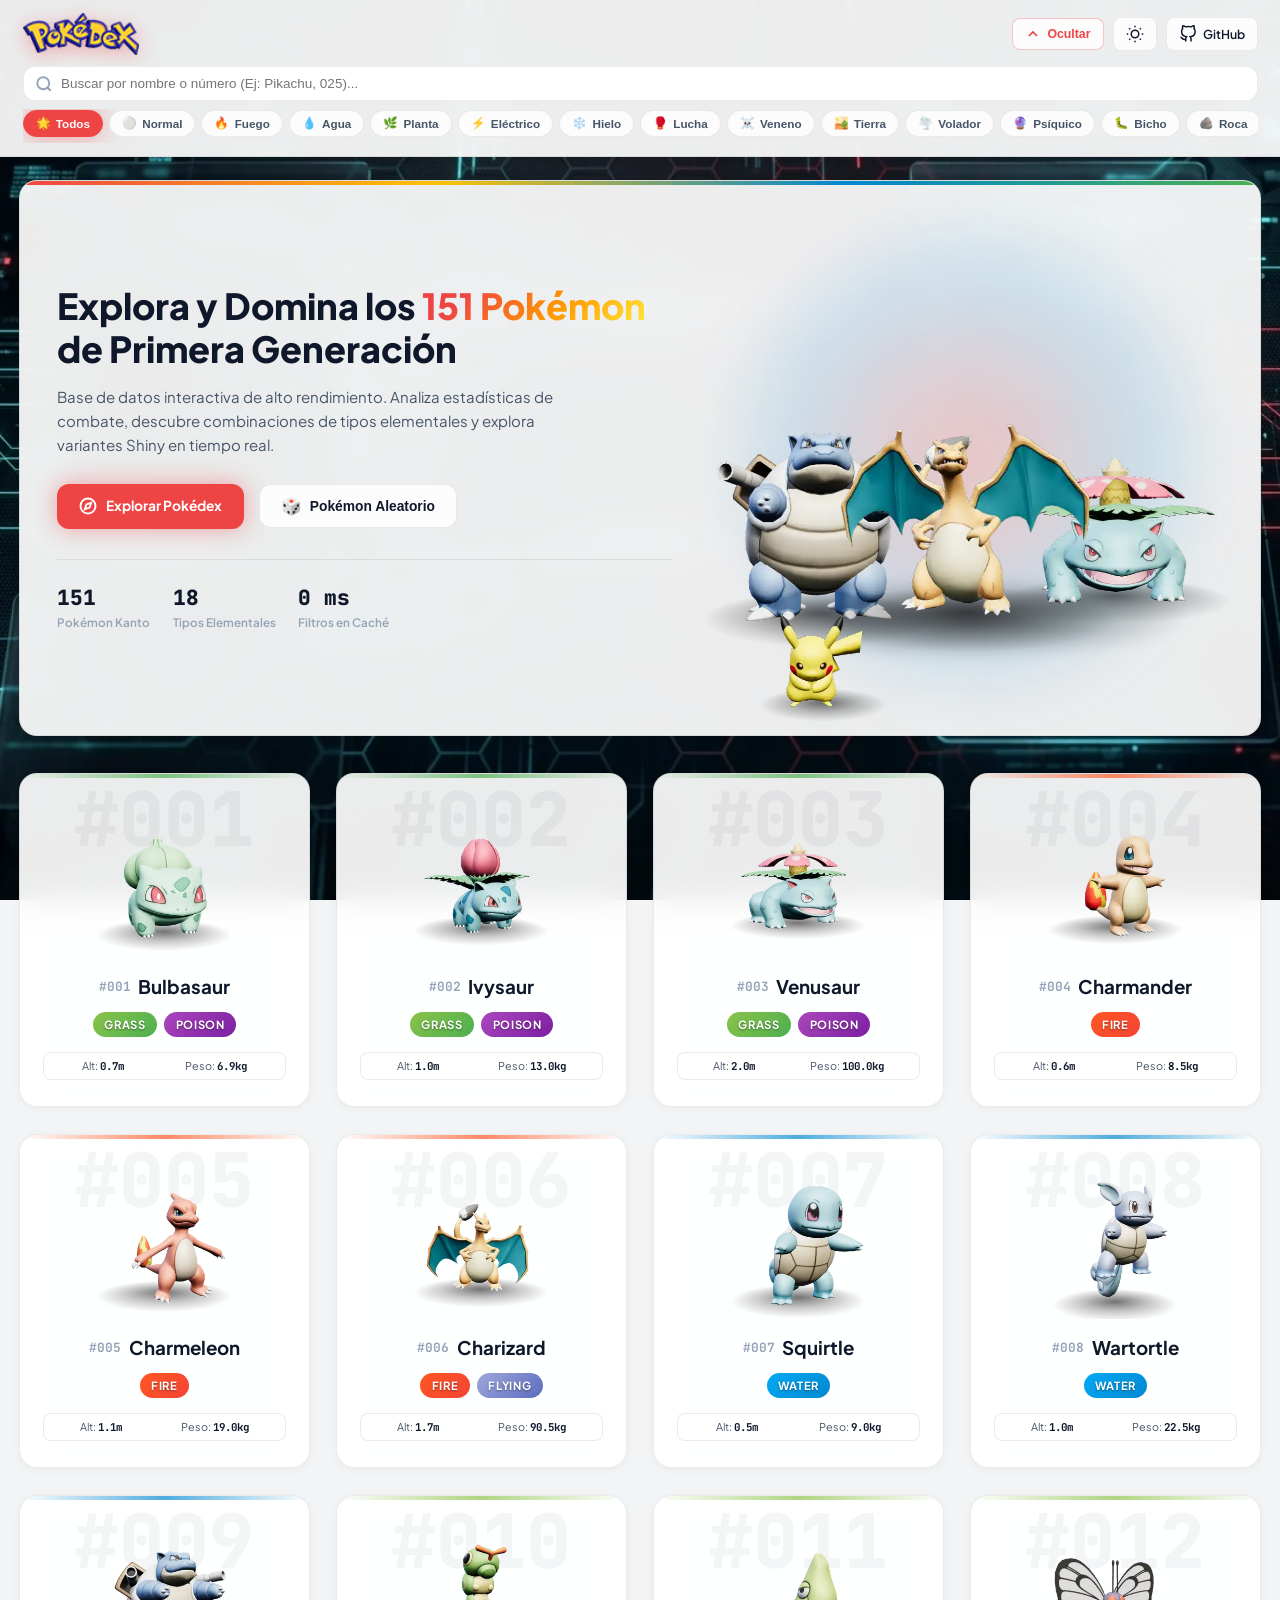
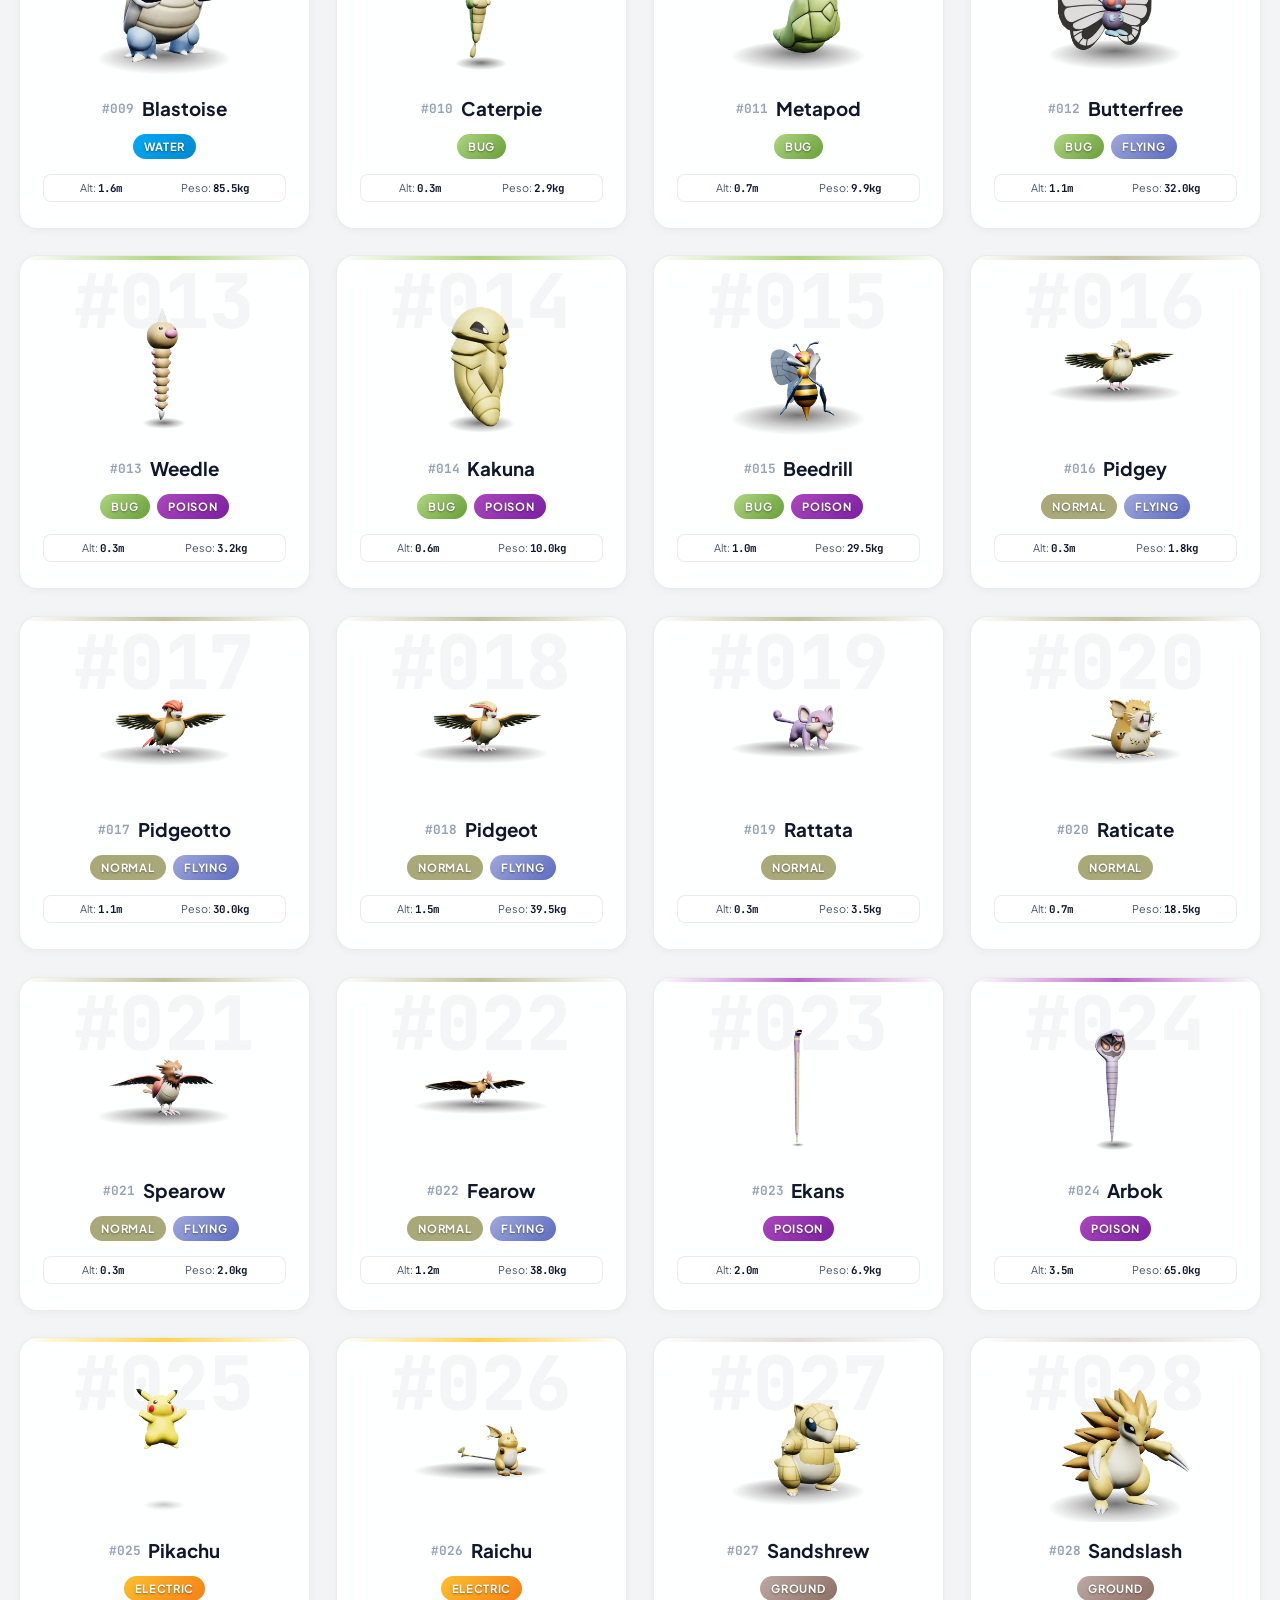
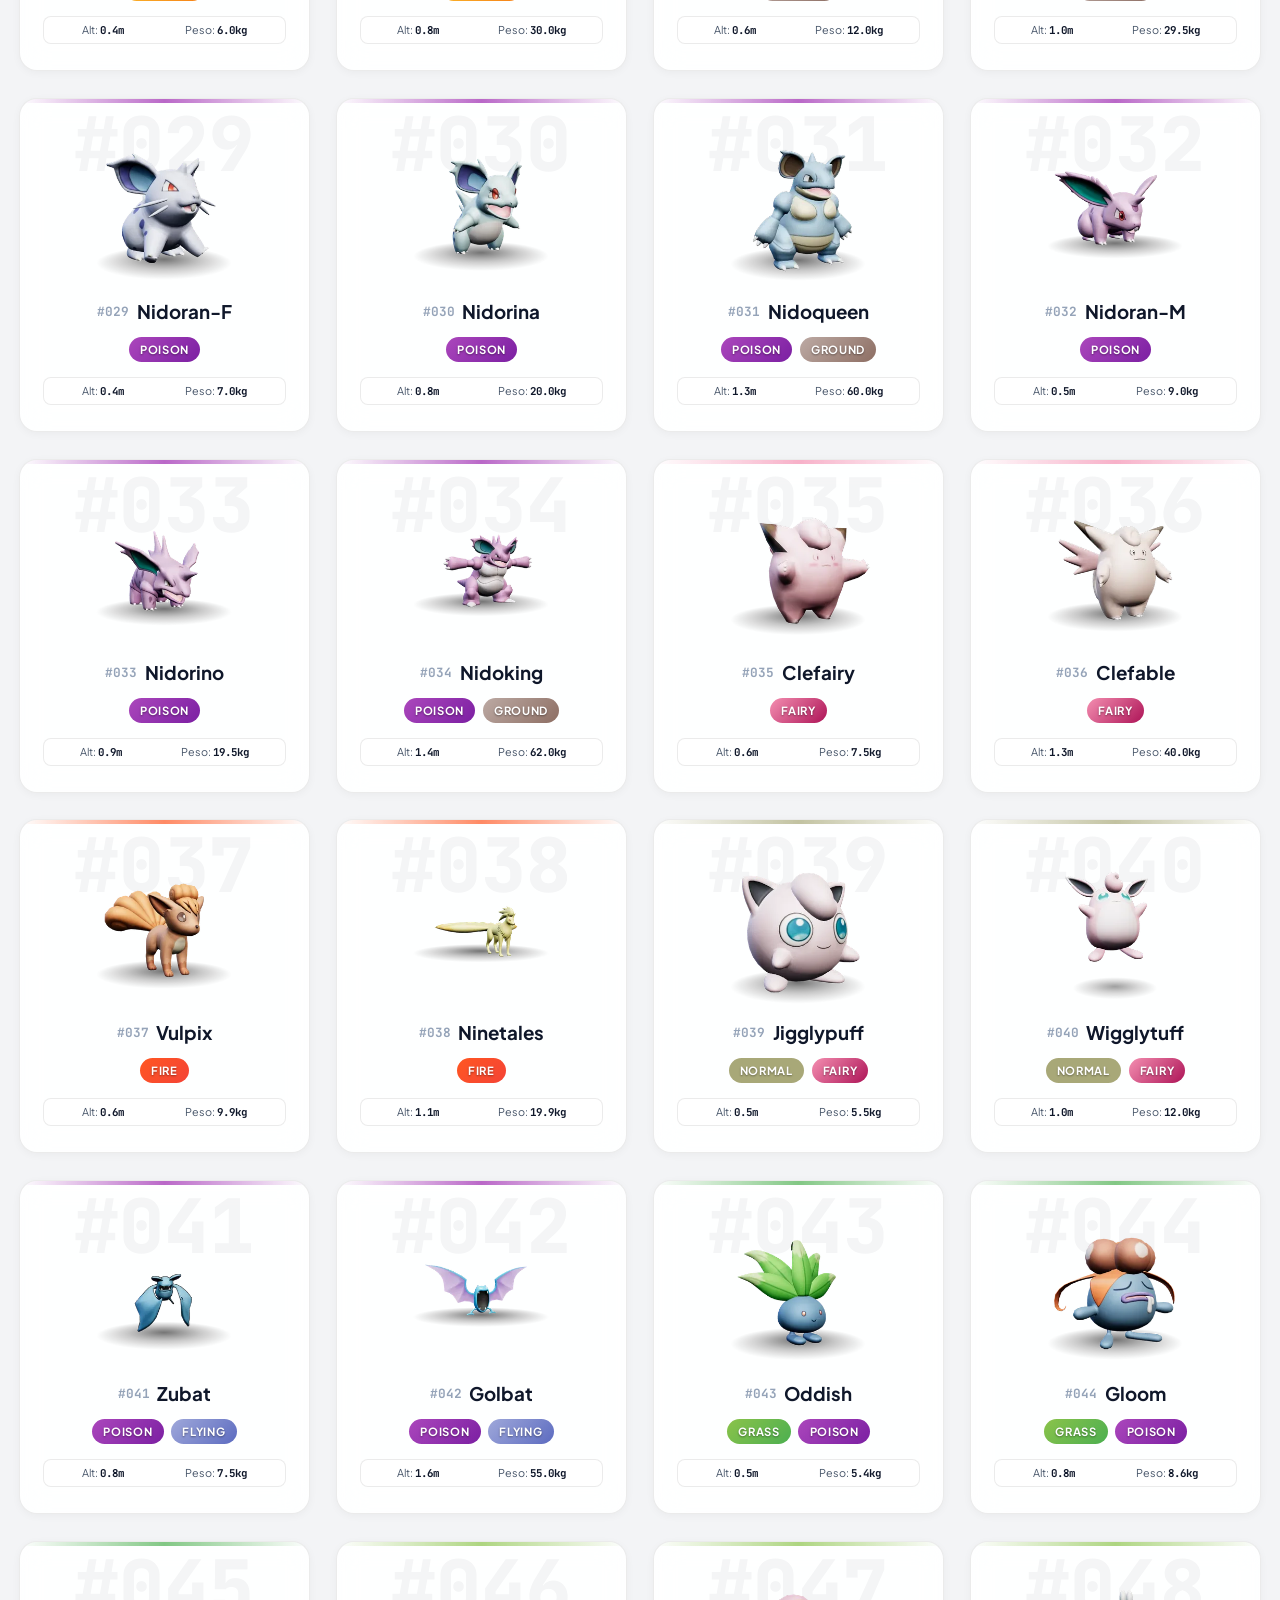
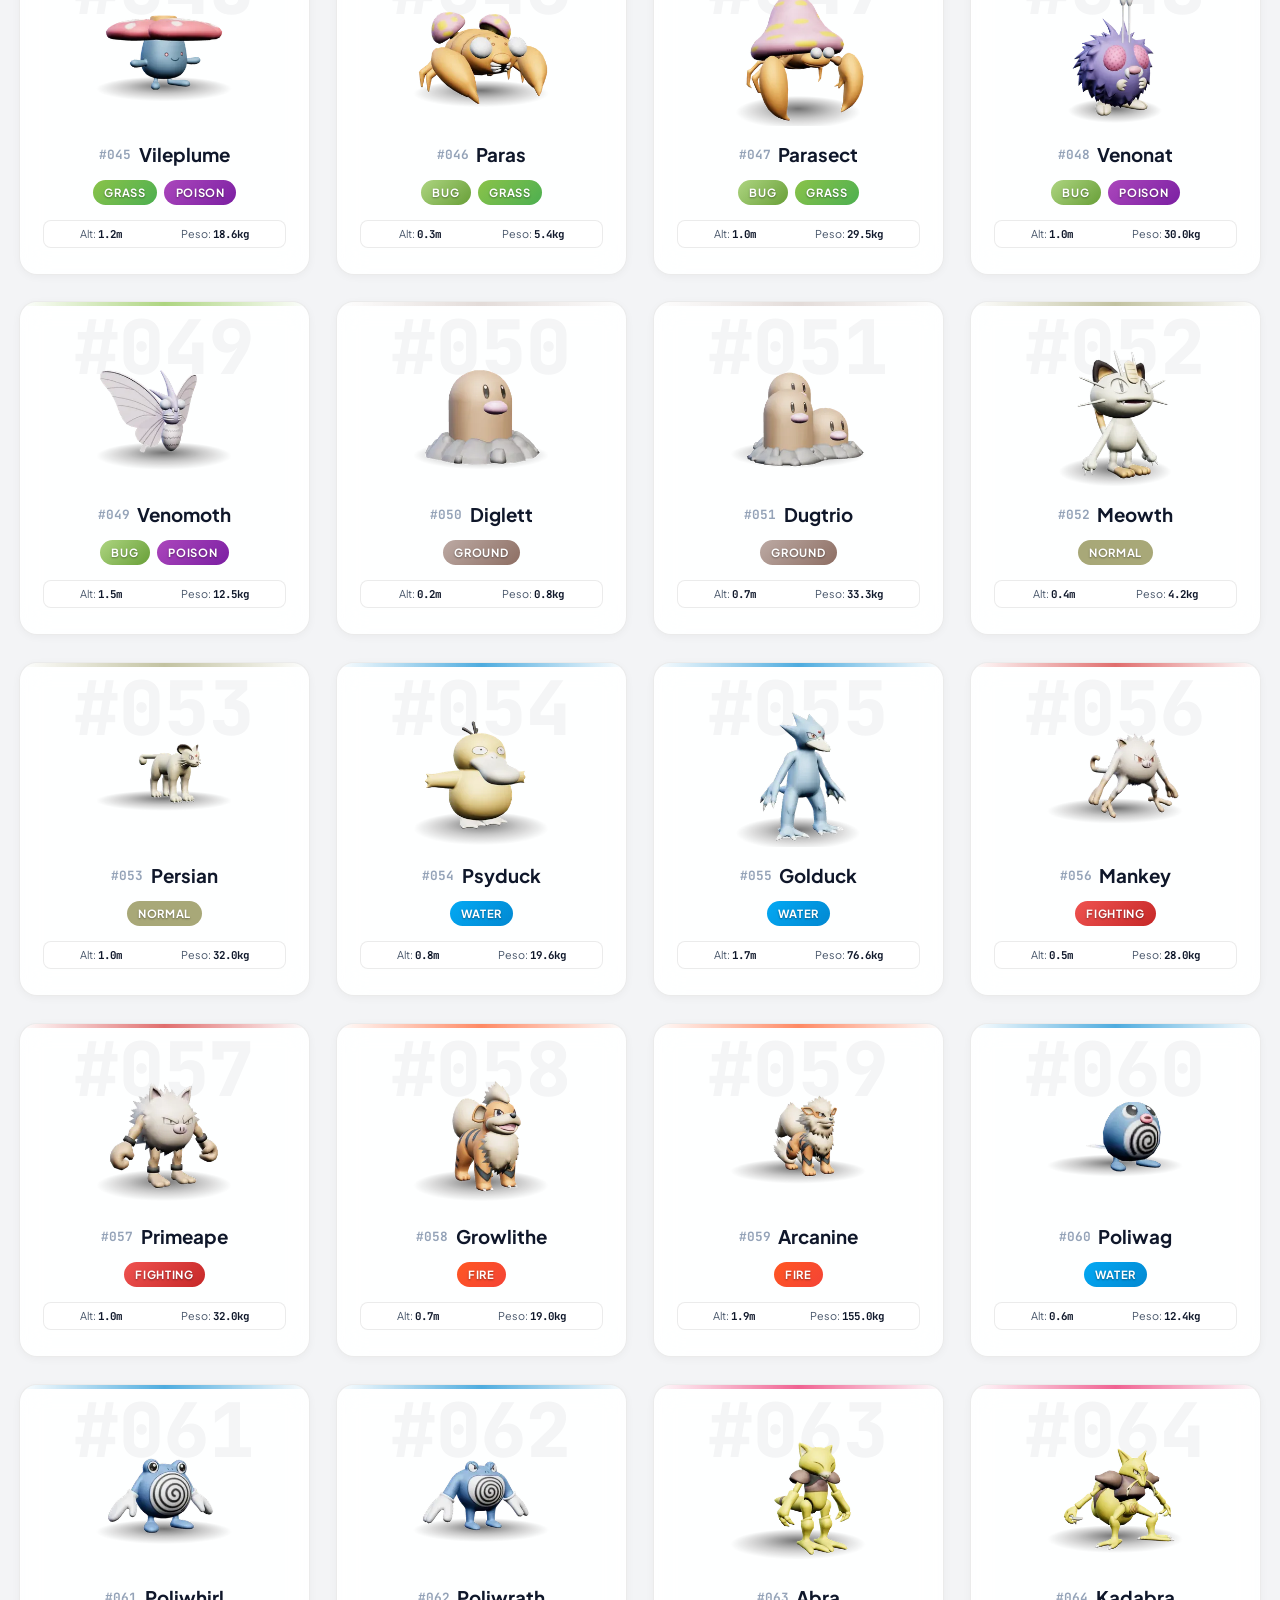
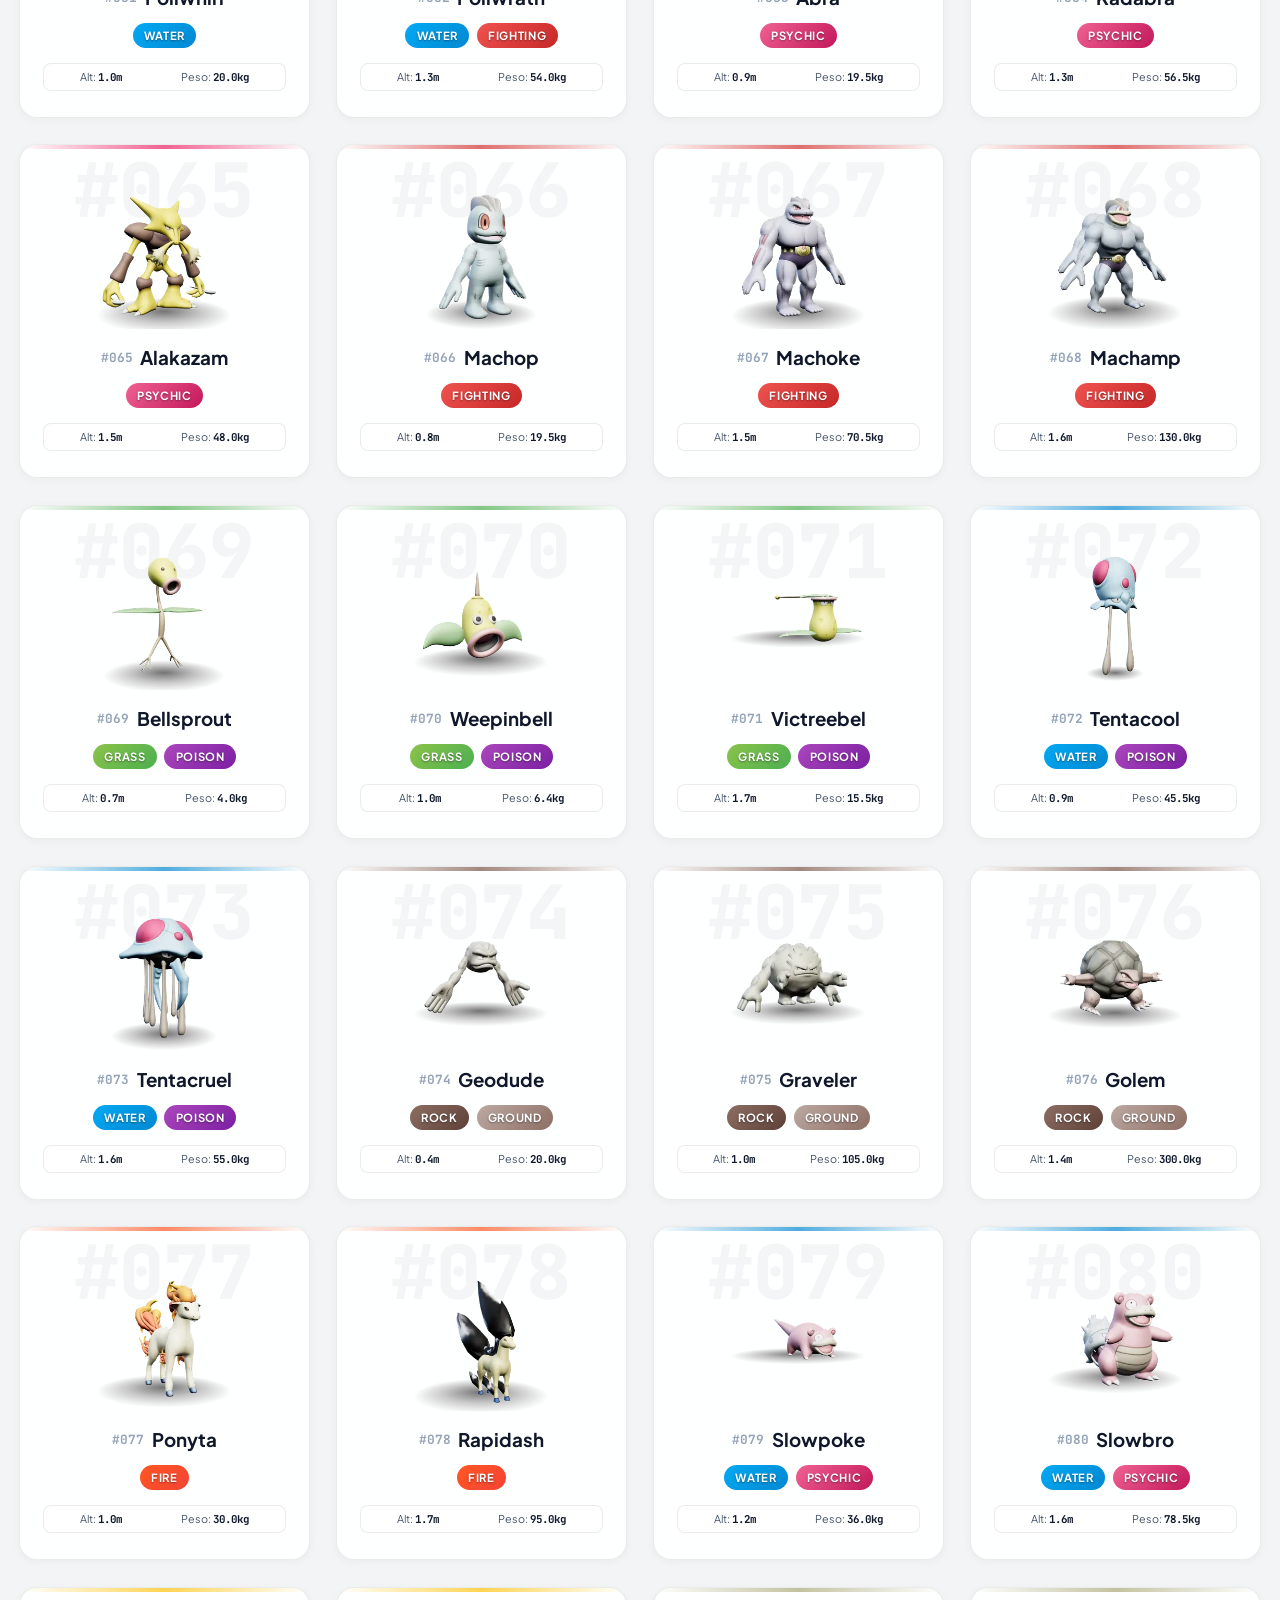
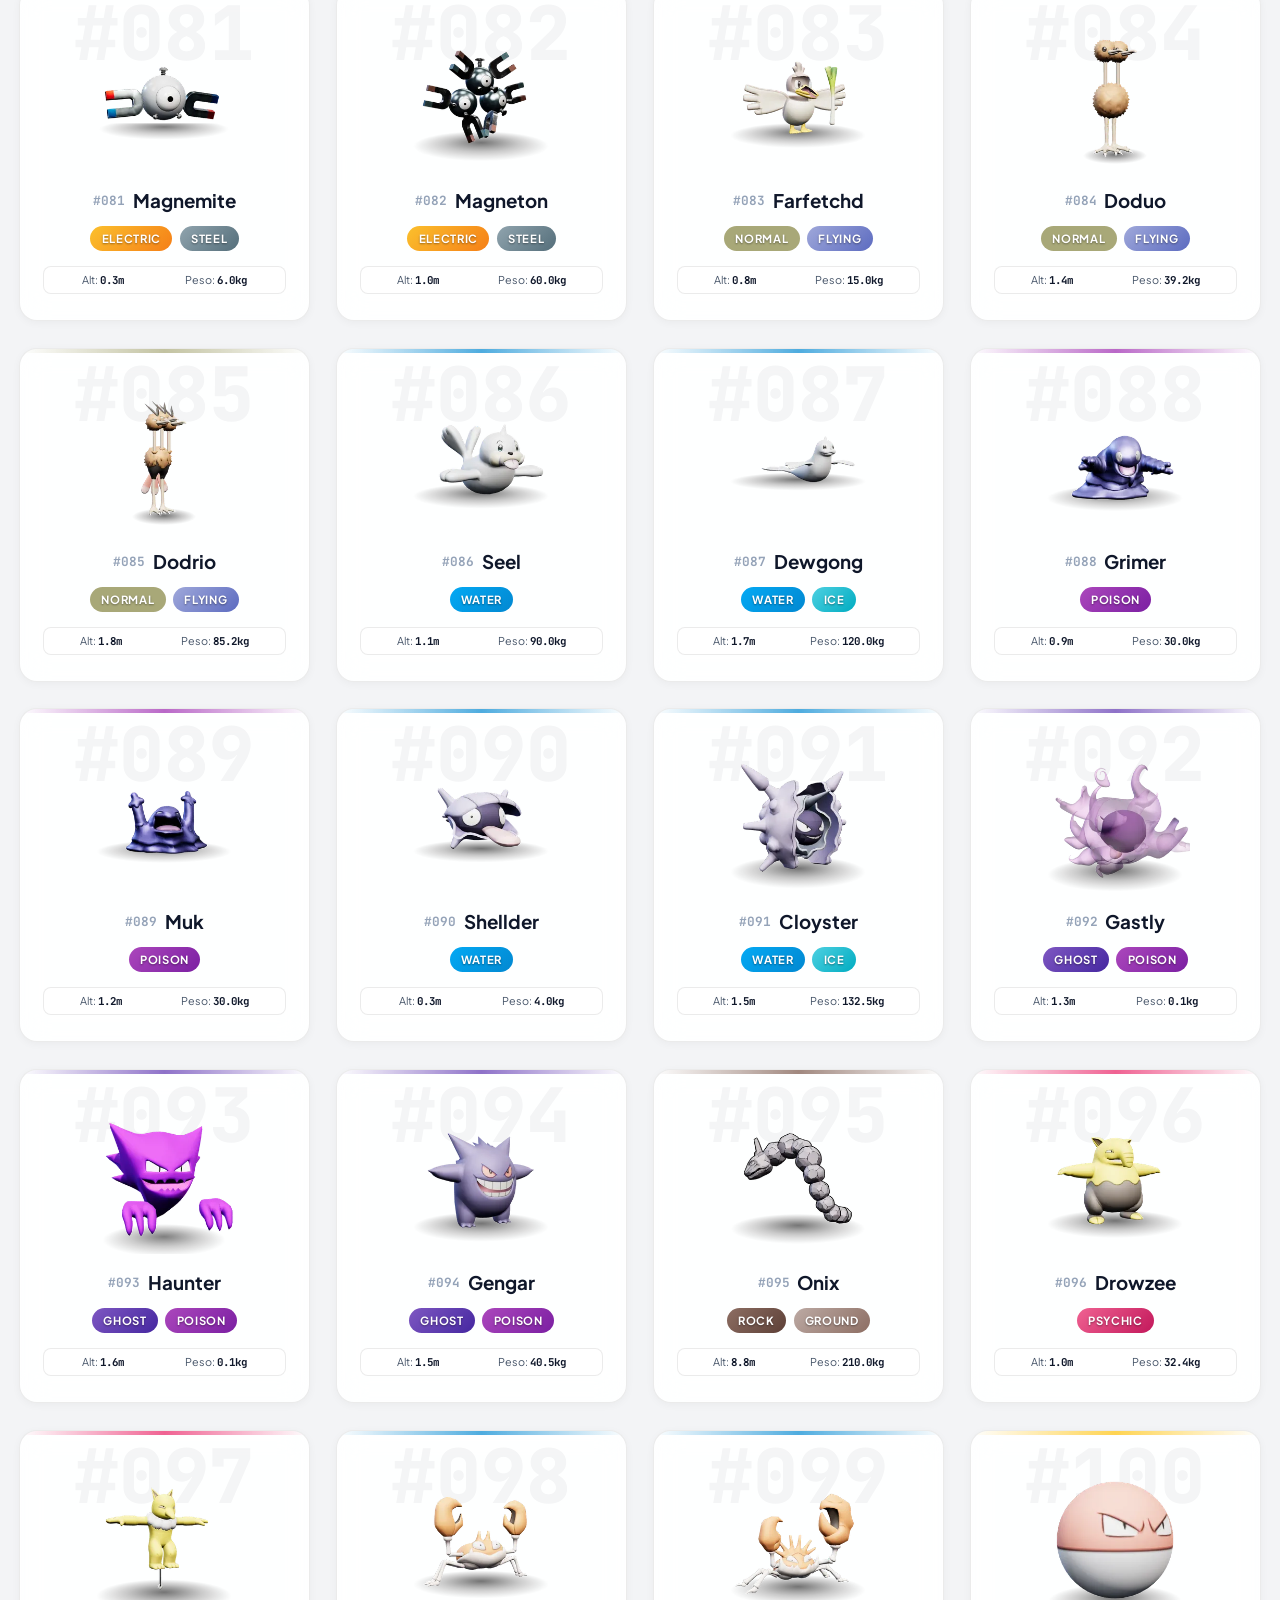
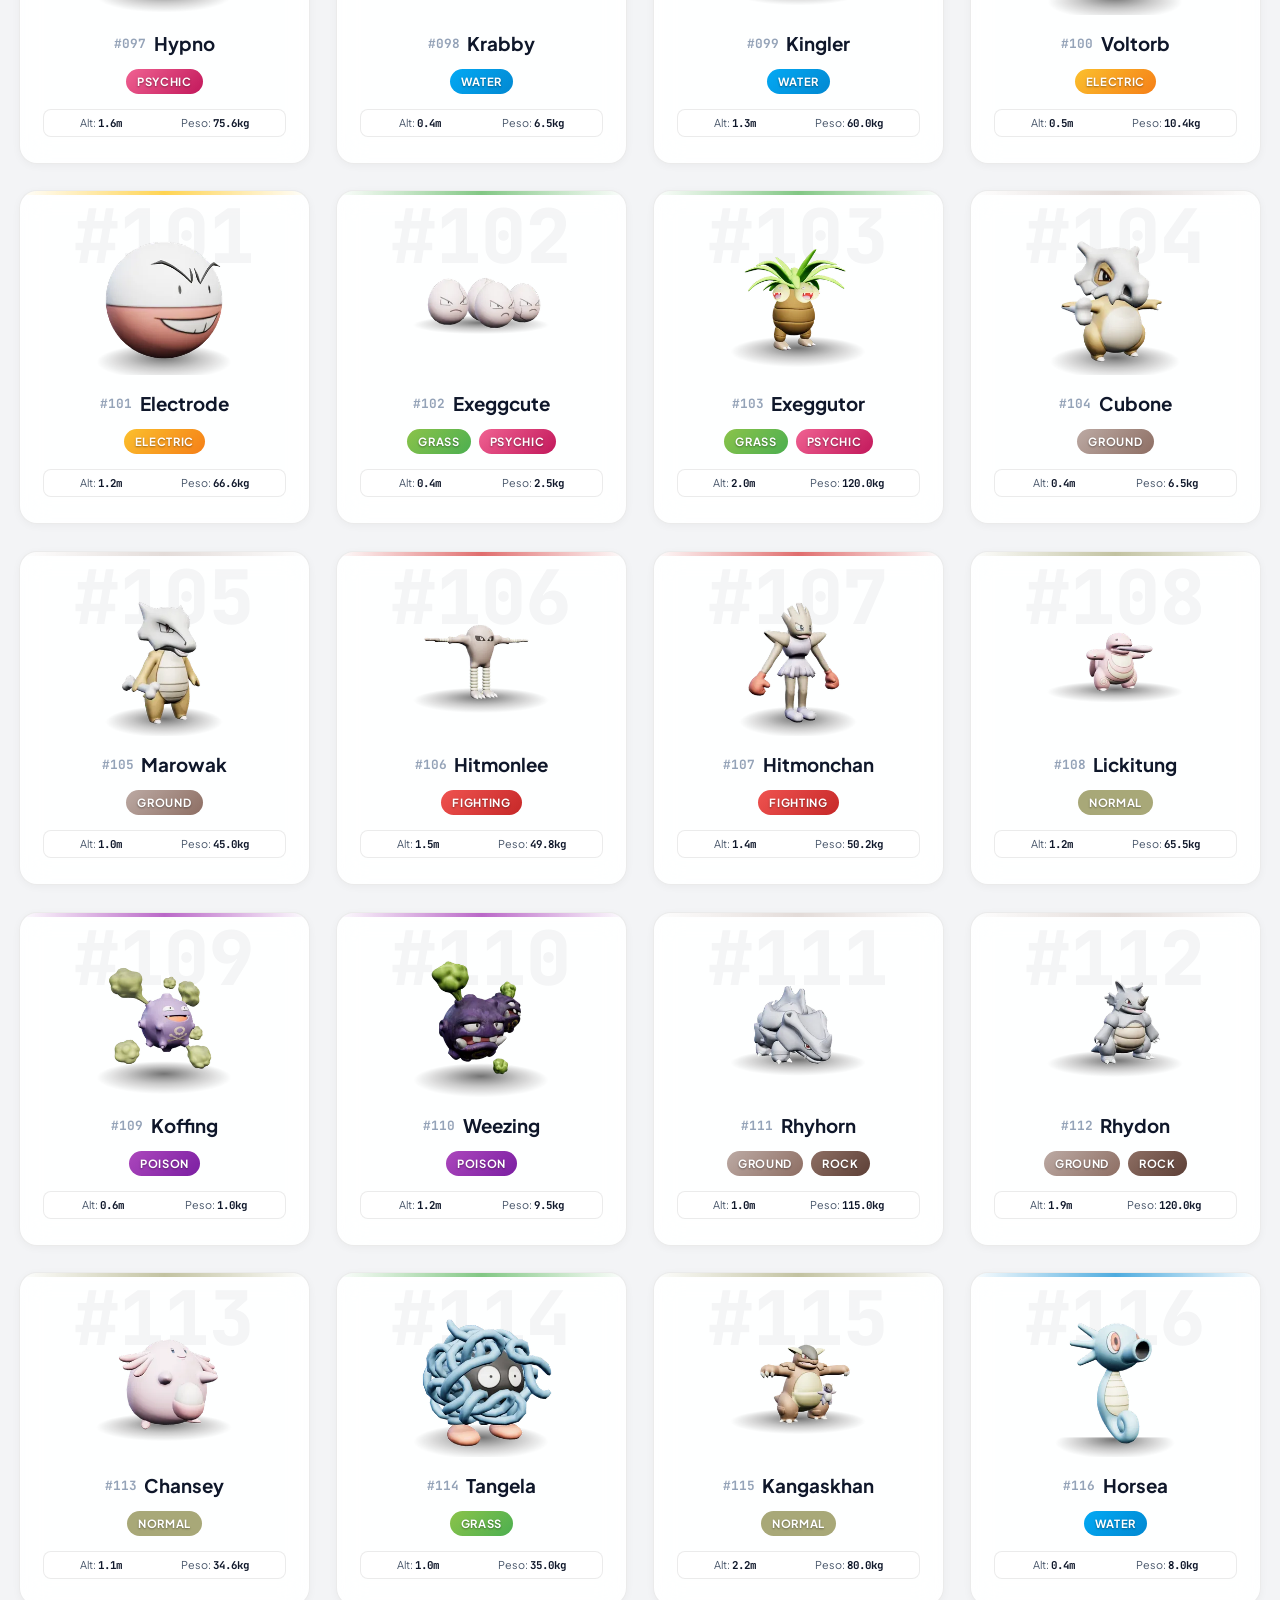
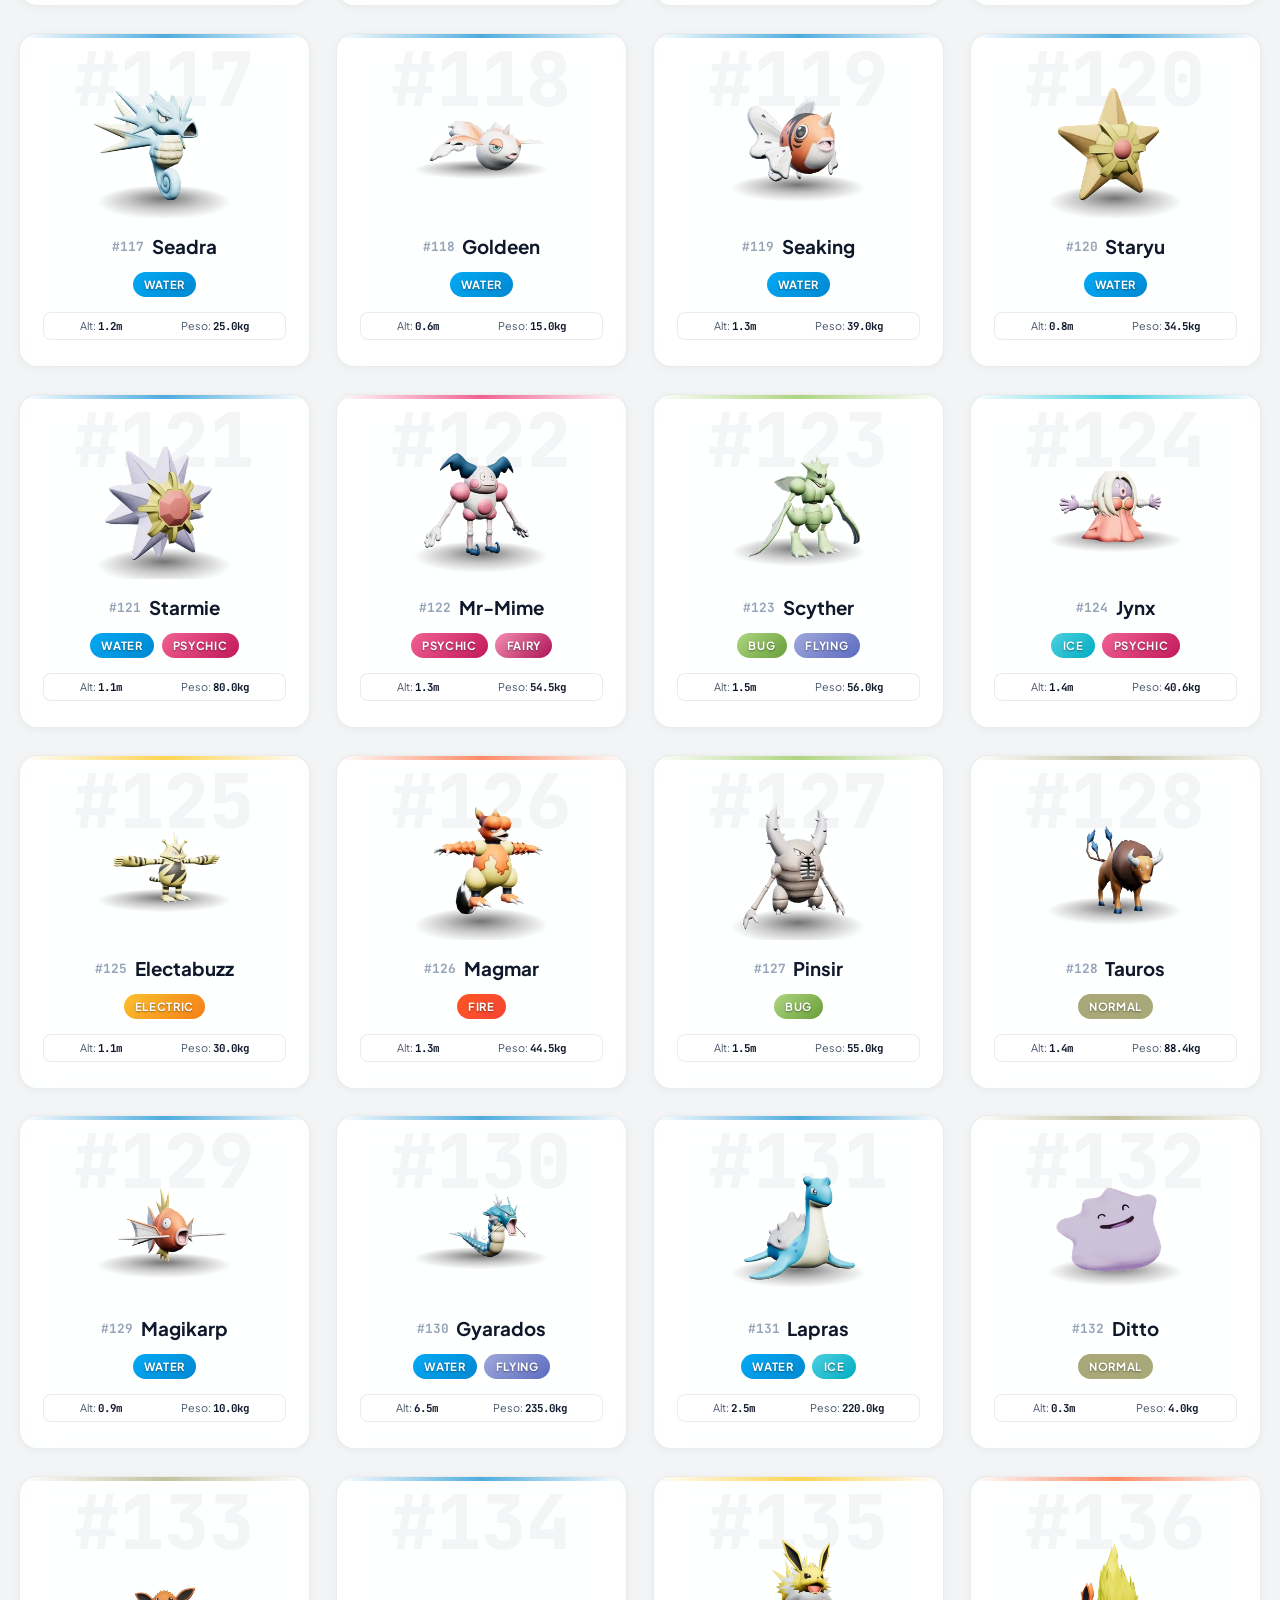
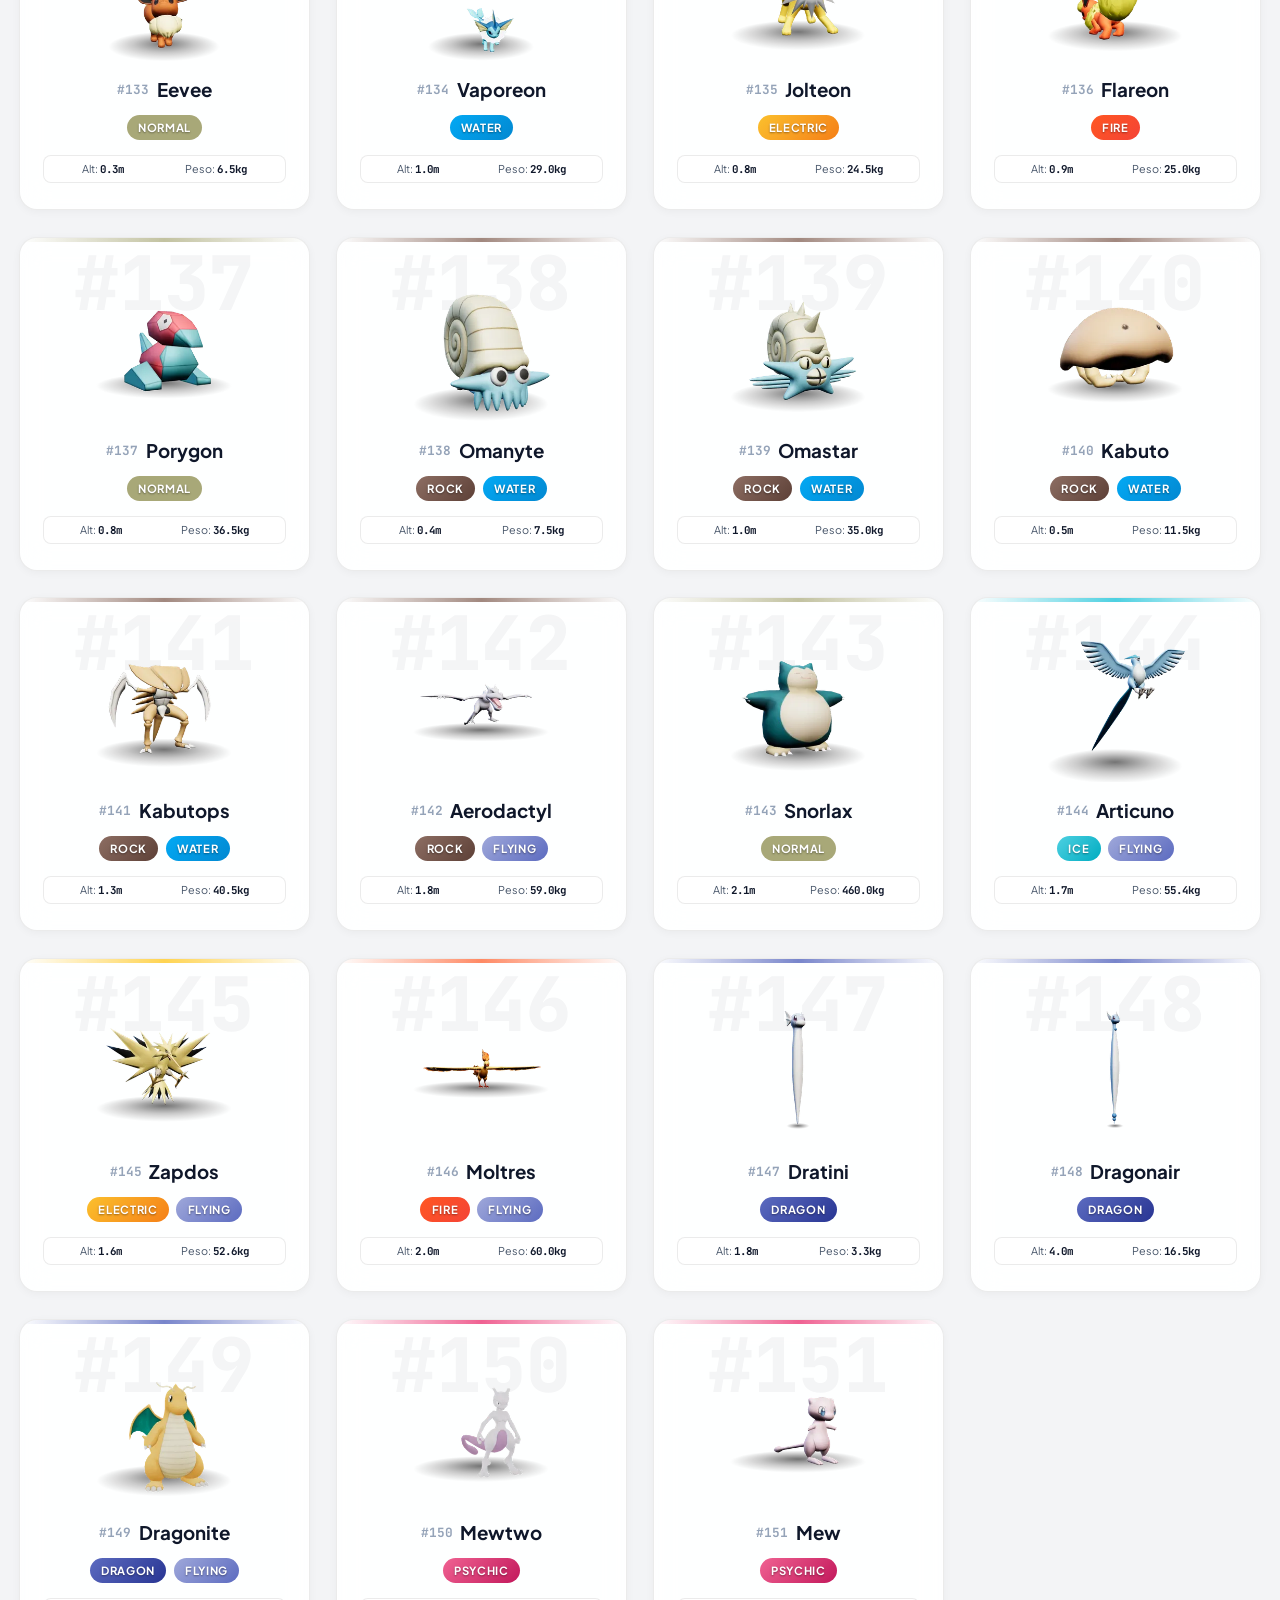
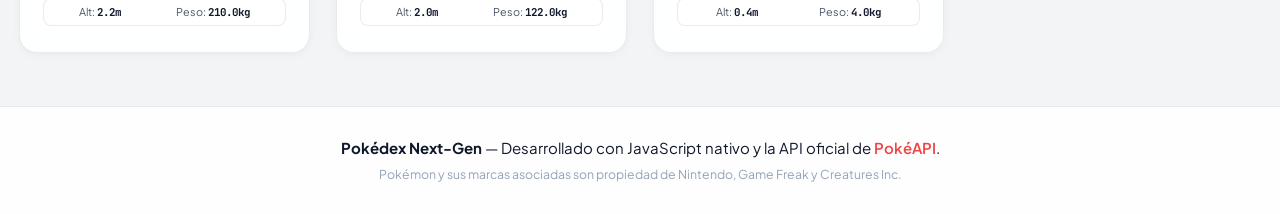
<file: index.html>
<!DOCTYPE html>
<html lang="es">

<head>
  <meta charset="UTF-8">
  <meta name="viewport" content="width=device-width, initial-scale=1.0">
  <title>Pokédex Next-Gen — Base de Datos de Pokémon</title>
  <meta name="description" content="Pokédex moderna y ultrarrápida impulsada por PokéAPI con búsqueda en tiempo real, filtros por tipo, estadísticas detalladas y vista shiny.">
  <link rel="icon" type="image/png" href="./img/logo.png">

  <!-- Google Fonts: Plus Jakarta Sans & JetBrains Mono -->
  <link rel="preload" as="fetch" href="data/pokedex.json" crossorigin>
  <link rel="preconnect" href="https://fonts.googleapis.com">
  <link rel="preconnect" href="https://fonts.gstatic.com" crossorigin>
  <link href="https://fonts.googleapis.com/css2?family=JetBrains+Mono:wght@400;500;600;700&family=Plus+Jakarta+Sans:wght@400;500;600;700;800;900&display=swap" rel="stylesheet">

  <link rel="preload" as="image" href="img/3d/hero/6-still.webp">
  <link rel="stylesheet" href="css/main.css">
</head>

<body>

  <!-- Botón Flotante para Invocar / Mostrar la Cabecera -->
  <button id="btn-toggle-header" class="floating-header-trigger" aria-label="Mostrar u ocultar menú y filtros" title="Mostrar menú y filtros">
    <div class="mini-pokeball"></div>
    <span class="trigger-label">Controles</span>
  </button>

  <!-- Header & Navegación Retráctil -->
  <header class="header" id="main-header">
    <div class="header-container">
      <div class="brand-wrapper">
        <img src="./img/logo.png" alt="Logo Pokédex" class="brand-logo">
      </div>

      <div class="header-actions">
        <button id="btn-ocultar-header" class="btn-action hide-header-btn" title="Ocultar cabecera y maximizar vista">
          <svg width="16" height="16" viewBox="0 0 24 24" fill="none" stroke="currentColor" stroke-width="2.5">
            <polyline points="18 15 12 9 6 15"></polyline>
          </svg>
          <span>Ocultar</span>
        </button>

        <button id="theme-toggle" class="btn-action theme-btn" aria-label="Cambiar tema" title="Cambiar tema">
          <svg class="sun-icon" width="18" height="18" viewBox="0 0 24 24" fill="none" stroke="currentColor" stroke-width="2">
            <circle cx="12" cy="12" r="5"></circle>
            <line x1="12" y1="1" x2="12" y2="3"></line>
            <line x1="12" y1="21" x2="12" y2="23"></line>
            <line x1="4.22" y1="4.22" x2="5.64" y2="5.64"></line>
            <line x1="18.36" y1="18.36" x2="19.78" y2="19.78"></line>
            <line x1="1" y1="12" x2="3" y2="12"></line>
            <line x1="21" y1="12" x2="23" y2="12"></line>
            <line x1="4.22" y1="19.78" x2="5.64" y2="18.36"></line>
            <line x1="18.36" y1="5.64" x2="19.78" y2="4.22"></line>
          </svg>
        </button>

        <a href="https://github.com/FrankUsqAbant/PokeAPI" target="_blank" rel="noopener noreferrer" class="btn-action github-btn" title="Ver código en GitHub">
          <svg width="18" height="18" viewBox="0 0 24 24" fill="none" stroke="currentColor" stroke-width="2">
            <path d="M9 19c-5 1.5-5-2.5-7-3m14 6v-3.87a3.37 3.37 0 0 0-.94-2.61c3.14-.35 6.44-1.54 6.44-7A5.44 5.44 0 0 0 20 4.77 5.07 5.07 0 0 0 19.91 1S18.73.65 16 2.48a13.38 13.38 0 0 0-7 0C6.27.65 5.09 1 5.09 1A5.07 5.07 0 0 0 5 4.77a5.44 5.44 0 0 0-1.5 3.78c0 5.42 3.3 6.61 6.44 7A3.37 3.37 0 0 0 9 18.13V22"></path>
          </svg>
          <span>GitHub</span>
        </a>
      </div>
    </div>

    <!-- Barra de búsqueda -->
    <div class="search-section">
      <div class="search-box">
        <svg class="search-icon" width="18" height="18" viewBox="0 0 24 24" fill="none" stroke="currentColor" stroke-width="2.5">
          <circle cx="11" cy="11" r="8"></circle>
          <line x1="21" y1="21" x2="16.65" y2="16.65"></line>
        </svg>
        <input type="text" id="input-buscar" placeholder="Buscar por nombre o número (Ej: Pikachu, 025)..." autocomplete="off">
        <button id="btn-limpiar" class="btn-limpiar" aria-label="Limpiar búsqueda">✕</button>
      </div>
    </div>

    <!-- Filtros de Tipos Elementales -->
    <nav class="nav-types-wrapper">
      <ul class="nav-list" id="tipos-nav">
        <li class="nav-item"><button class="btn btn-header active" id="ver-todos"><span class="type-icon">🌟</span> Todos</button></li>
        <li class="nav-item"><button class="btn btn-header normal" id="normal"><span class="type-icon">⚪</span> Normal</button></li>
        <li class="nav-item"><button class="btn btn-header fire" id="fire"><span class="type-icon">🔥</span> Fuego</button></li>
        <li class="nav-item"><button class="btn btn-header water" id="water"><span class="type-icon">💧</span> Agua</button></li>
        <li class="nav-item"><button class="btn btn-header grass" id="grass"><span class="type-icon">🌿</span> Planta</button></li>
        <li class="nav-item"><button class="btn btn-header electric" id="electric"><span class="type-icon">⚡</span> Eléctrico</button></li>
        <li class="nav-item"><button class="btn btn-header ice" id="ice"><span class="type-icon">❄️</span> Hielo</button></li>
        <li class="nav-item"><button class="btn btn-header fighting" id="fighting"><span class="type-icon">🥊</span> Lucha</button></li>
        <li class="nav-item"><button class="btn btn-header poison" id="poison"><span class="type-icon">☠️</span> Veneno</button></li>
        <li class="nav-item"><button class="btn btn-header ground" id="ground"><span class="type-icon">🏜️</span> Tierra</button></li>
        <li class="nav-item"><button class="btn btn-header flying" id="flying"><span class="type-icon">🌪️</span> Volador</button></li>
        <li class="nav-item"><button class="btn btn-header psychic" id="psychic"><span class="type-icon">🔮</span> Psíquico</button></li>
        <li class="nav-item"><button class="btn btn-header bug" id="bug"><span class="type-icon">🐛</span> Bicho</button></li>
        <li class="nav-item"><button class="btn btn-header rock" id="rock"><span class="type-icon">🪨</span> Roca</button></li>
        <li class="nav-item"><button class="btn btn-header ghost" id="ghost"><span class="type-icon">👻</span> Fantasma</button></li>
        <li class="nav-item"><button class="btn btn-header dark" id="dark"><span class="type-icon">🌑</span> Siniestro</button></li>
        <li class="nav-item"><button class="btn btn-header dragon" id="dragon"><span class="type-icon">🐉</span> Dragón</button></li>
        <li class="nav-item"><button class="btn btn-header steel" id="steel"><span class="type-icon">⚙️</span> Acero</button></li>
        <li class="nav-item"><button class="btn btn-header fairy" id="fairy"><span class="type-icon">✨</span> Hada</button></li>
      </ul>
    </nav>
  </header>

  <!-- SECCIÓN HERO DE PORTADA DE BIENVENIDA -->
  <section class="hero-cover-section" id="hero-cover">
    <div class="hero-cover-container">
      <div class="hero-cover-content">
        <h2 class="hero-title">
          Explora y Domina los <span class="gradient-text">151 Pokémon</span> de Primera Generación
        </h2>
        <p class="hero-description">
          Base de datos interactiva de alto rendimiento. Analiza estadísticas de combate, descubre combinaciones de tipos elementales y explora variantes Shiny en tiempo real.
        </p>

        <div class="hero-actions">
          <a href="#pokedex-gallery" class="btn-hero btn-hero-primary" id="btn-hero-explorar">
            <svg width="18" height="18" viewBox="0 0 24 24" fill="none" stroke="currentColor" stroke-width="2.5">
              <circle cx="12" cy="12" r="10"></circle>
              <polygon points="16.24 7.76 14.12 14.12 7.76 16.24 9.88 9.88 16.24 7.76"></polygon>
            </svg>
            <span>Explorar Pokédex</span>
          </a>

          <button class="btn-hero btn-hero-secondary" id="btn-hero-random">
            <span style="font-size: 1.1rem;">🎲</span>
            <span>Pokémon Aleatorio</span>
          </button>
        </div>

        <div class="hero-stats-row">
          <div class="hero-stat-card">
            <span class="stat-value">151</span>
            <span class="stat-label">Pokémon Kanto</span>
          </div>
          <div class="hero-stat-card">
            <span class="stat-value">18</span>
            <span class="stat-label">Tipos Elementales</span>
          </div>
          <div class="hero-stat-card">
            <span class="stat-value">0 ms</span>
            <span class="stat-label">Filtros en Caché</span>
          </div>
        </div>
      </div>

      <div class="hero-cover-visual">
        <div class="hero-img-glow"></div>
        <div class="hero-stage" role="img" aria-label="Venusaur, Charizard, Blastoise y Pikachu en 3D animado">
          <div class="hero-floor"></div>
          <img class="hero-mon hero-mon--l" src="img/3d/hero/9-still.webp" data-anim="img/3d/hero/9.webp" alt="" width="480" height="480">
          <img class="hero-mon hero-mon--r" src="img/3d/hero/3-still.webp" data-anim="img/3d/hero/3.webp" alt="" width="480" height="480">
          <img class="hero-mon hero-mon--c" src="img/3d/hero/6-still.webp" data-anim="img/3d/hero/6.webp" alt="" width="480" height="480" fetchpriority="high">
          <img class="hero-mon hero-mon--f" src="img/3d/hero/25-still.webp" data-anim="img/3d/hero/25.webp" alt="" width="480" height="480">
        </div>
      </div>
    </div>
  </section>

  <!-- Contenedor Principal de Pokémon -->
  <main class="main-container" id="pokedex-gallery">
    <div id="loading-spinner" class="loading-container">
      <div class="pokeball-spinner"></div>
      <p class="loading-text">Cargando base de datos de Kanto...</p>
    </div>

    <div class="pokemon-todos" id="listaPokemon"></div>

    <div id="sin-resultados" class="sin-resultados" style="display: none;">
      <div class="sin-resultados-icon">🔍</div>
      <h3>No se encontraron Pokémon</h3>
      <p>Intenta con otro nombre, número o cambia el filtro de tipo.</p>
    </div>
  </main>

  <!-- Modal Detallado de Estadísticas de Pokémon -->
  <div id="pokemon-modal" class="modal-overlay" aria-hidden="true">
    <div class="modal-card" id="modal-contenido">
      <button class="modal-cerrar" id="modal-btn-cerrar" aria-label="Cerrar modal">✕</button>
      <div class="modal-body" id="modal-detalle">
        <!-- Renderizado dinámicamente vía JavaScript -->
      </div>
    </div>
  </div>

  <!-- Footer -->
  <footer class="footer">
    <div class="footer-container">
      <p><strong>Pokédex Next-Gen</strong> — Desarrollado con JavaScript nativo y la API oficial de <a href="https://pokeapi.co/" target="_blank" rel="noopener noreferrer">PokéAPI</a>.</p>
      <p class="footer-sub">Pokémon y sus marcas asociadas son propiedad de Nintendo, Game Freak y Creatures Inc.</p>
    </div>
  </footer>

  <script src="js/main.js" defer></script>
</body>

</html>
</file>
<file: css/main.css>
/* ==========================================================================
   POKÉDEX NEXT-GEN — SISTEMA DE ESTILOS Y DISEÑO MODERNO
   ========================================================================== */

:root {
  /* Paleta Base (Modo Oscuro) */
  --bg-main: #0a0d14;
  --bg-header: rgba(14, 19, 30, 0.9);
  --bg-surface: rgba(22, 29, 45, 0.7);
  --bg-surface-hover: rgba(32, 42, 64, 0.9);
  --bg-card: rgba(18, 24, 38, 0.75);
  --bg-input: rgba(12, 17, 27, 0.9);

  --border-color: rgba(255, 255, 255, 0.09);
  --border-glow: rgba(239, 68, 68, 0.4);

  --text-primary: #f8fafc;
  --text-secondary: #94a3b8;
  --text-muted: #64748b;

  --accent: #ef4444;
  --accent-glow: 0 0 25px rgba(239, 68, 68, 0.45);
  
  /* Colores Oficiales de Tipos Pokémon */
  --type-normal: #a8a878;
  --type-fire: #ff5722;
  --type-water: #0288d1;
  --type-grass: #4caf50;
  --type-electric: #ffc107;
  --type-ice: #00bcd4;
  --type-fighting: #d32f2f;
  --type-poison: #9c27b0;
  --type-ground: #d7ccc8;
  --type-ground-dark: #8d6e63;
  --type-flying: #7986cb;
  --type-psychic: #e91e63;
  --type-bug: #8bc34a;
  --type-rock: #795548;
  --type-ghost: #5e35b1;
  --type-dark: #37474f;
  --type-dragon: #3f51b5;
  --type-steel: #78909c;
  --type-fairy: #f48fb1;

  --shadow-sm: 0 2px 8px rgba(0, 0, 0, 0.3);
  --shadow-md: 0 8px 24px -4px rgba(0, 0, 0, 0.5);
  --shadow-lg: 0 16px 36px -6px rgba(0, 0, 0, 0.7);

  --radius-sm: 8px;
  --radius-md: 12px;
  --radius-lg: 18px;
  --radius-full: 9999px;

  --transition: all 0.25s cubic-bezier(0.4, 0, 0.2, 1);
}

/* Modo Claro */
[data-theme="light"] {
  --bg-main: #f3f4f6;
  --bg-header: rgba(255, 255, 255, 0.92);
  --bg-surface: rgba(255, 255, 255, 0.85);
  --bg-surface-hover: #ffffff;
  --bg-card: rgba(255, 255, 255, 0.92);
  --bg-input: #ffffff;

  --border-color: rgba(0, 0, 0, 0.08);
  --border-glow: rgba(239, 68, 68, 0.3);

  --text-primary: #0f172a;
  --text-secondary: #475569;
  --text-muted: #94a3b8;

  --shadow-sm: 0 2px 8px rgba(0, 0, 0, 0.04);
  --shadow-md: 0 8px 20px -4px rgba(0, 0, 0, 0.08);
  --shadow-lg: 0 16px 32px -6px rgba(0, 0, 0, 0.12);
}

/* Resets y Base */
*, *::before, *::after {
  box-sizing: border-box;
  margin: 0;
  padding: 0;
}

html {
  font-size: 15px;
  scroll-behavior: smooth;
}

body {
  font-family: 'Plus Jakarta Sans', system-ui, sans-serif;
  background-color: var(--bg-main);
  background-image: 
    radial-gradient(ellipse at 50% 0%, rgba(239, 68, 68, 0.12), transparent 60%),
    radial-gradient(ellipse at 80% 80%, rgba(2, 136, 209, 0.08), transparent 50%),
    url('../img/bg-pokedex.webp');
  background-size: cover;
  background-position: center;
  background-attachment: fixed;
  color: var(--text-primary);
  line-height: 1.5;
  min-height: 100vh;
  display: flex;
  flex-direction: column;
  transition: background-color 0.3s ease, color 0.3s ease;
}

[data-theme="light"] body {
  background-image: 
    radial-gradient(ellipse at 50% 0%, rgba(239, 68, 68, 0.08), transparent 60%),
    radial-gradient(ellipse at 80% 80%, rgba(2, 136, 209, 0.05), transparent 50%),
    url('../img/bg-pokedex.webp');
}

/* Botón Flotante para Invocar / Mostrar la Cabecera */
.floating-header-trigger {
  position: fixed;
  top: 1.25rem;
  right: 1.5rem;
  z-index: 50;
  background: var(--bg-surface);
  backdrop-filter: blur(12px);
  -webkit-backdrop-filter: blur(12px);
  border: 1px solid var(--border-glow);
  color: var(--text-primary);
  padding: 0.5rem 1rem;
  border-radius: var(--radius-full);
  display: inline-flex;
  align-items: center;
  gap: 0.6rem;
  cursor: pointer;
  box-shadow: var(--shadow-md), 0 0 20px rgba(239, 68, 68, 0.3);
  transition: var(--transition);
  opacity: 0;
  visibility: hidden;
  transform: translateY(-20px);
}

.floating-header-trigger.visible {
  opacity: 1;
  visibility: visible;
  transform: translateY(0);
}

.floating-header-trigger:hover {
  background: var(--bg-surface-hover);
  transform: scale(1.05);
  box-shadow: var(--shadow-lg), 0 0 25px rgba(239, 68, 68, 0.5);
}

.mini-pokeball {
  width: 18px;
  height: 18px;
  border-radius: 50%;
  background: linear-gradient(180deg, #ef4444 50%, #ffffff 50%);
  border: 2px solid #1c1c1c;
  position: relative;
}

.mini-pokeball::before {
  content: "";
  position: absolute;
  top: 50%;
  left: 0;
  right: 0;
  height: 2px;
  background: #1c1c1c;
  transform: translateY(-50%);
}

.mini-pokeball::after {
  content: "";
  position: absolute;
  top: 50%;
  left: 50%;
  width: 6px;
  height: 6px;
  background: #fff;
  border: 2px solid #1c1c1c;
  border-radius: 50%;
  transform: translate(-50%, -50%);
}

.trigger-label {
  font-weight: 700;
  font-size: 0.85rem;
  letter-spacing: 0.02em;
}

/* Header & Barra Superior Retráctil */
.header {
  position: sticky;
  top: 0;
  z-index: 40;
  background: var(--bg-header);
  backdrop-filter: blur(16px);
  -webkit-backdrop-filter: blur(16px);
  border-bottom: 1px solid var(--border-color);
  padding: 0.85rem 1.5rem;
  box-shadow: var(--shadow-sm);
  transition: transform 0.35s cubic-bezier(0.4, 0, 0.2, 1), opacity 0.35s ease;
  transform: translateY(0);
}

.header.hidden {
  transform: translateY(-100%);
  opacity: 0;
  pointer-events: none;
}

.header-container {
  max-width: 1280px;
  margin: 0 auto;
  display: flex;
  align-items: center;
  justify-content: space-between;
  gap: 1.25rem;
}

.brand-wrapper {
  display: flex;
  align-items: center;
  gap: 0.85rem;
}

.brand-logo {
  height: 42px;
  width: auto;
  filter: drop-shadow(0 4px 10px rgba(239, 68, 68, 0.4));
  transition: transform 0.3s ease;
}

.brand-logo:hover {
  transform: rotate(-8deg) scale(1.08);
}

.brand-text h1 {
  font-size: 1.25rem;
  font-weight: 800;
  display: flex;
  align-items: center;
  gap: 0.5rem;
  color: var(--text-primary);
}

.brand-badge {
  font-size: 0.7rem;
  font-family: 'JetBrains Mono', monospace;
  background: rgba(239, 68, 68, 0.15);
  color: var(--accent);
  border: 1px solid rgba(239, 68, 68, 0.3);
  padding: 0.1rem 0.45rem;
  border-radius: var(--radius-full);
}

.brand-subtitle {
  font-size: 0.78rem;
  color: var(--text-muted);
}

.header-actions {
  display: flex;
  align-items: center;
  gap: 0.6rem;
}

.btn-action {
  background: var(--bg-surface);
  color: var(--text-primary);
  border: 1px solid var(--border-color);
  padding: 0.45rem 0.8rem;
  border-radius: var(--radius-sm);
  cursor: pointer;
  display: inline-flex;
  align-items: center;
  gap: 0.4rem;
  font-weight: 600;
  font-size: 0.82rem;
  text-decoration: none;
  transition: var(--transition);
}

.btn-action:hover {
  background: var(--bg-surface-hover);
  border-color: var(--border-glow);
  transform: translateY(-2px);
}

.hide-header-btn {
  color: var(--accent);
  border-color: rgba(239, 68, 68, 0.3);
}

/* Barra de Búsqueda y Contador */
.search-section {
  max-width: 1280px;
  margin: 0.75rem auto 0.5rem;
  display: flex;
  align-items: center;
  justify-content: space-between;
  gap: 1rem;
  flex-wrap: wrap;
}

.search-box {
  position: relative;
  flex: 1;
  min-width: 250px;
}

.search-icon {
  position: absolute;
  left: 0.85rem;
  top: 50%;
  transform: translateY(-50%);
  color: var(--text-muted);
  pointer-events: none;
}

.search-box input {
  width: 100%;
  background: var(--bg-input);
  border: 1px solid var(--border-color);
  color: var(--text-primary);
  padding: 0.6rem 2.5rem 0.6rem 2.5rem;
  border-radius: var(--radius-md);
  font-size: 0.9rem;
  outline: none;
  transition: var(--transition);
}

.search-box input:focus {
  border-color: var(--accent);
  box-shadow: 0 0 0 3px rgba(239, 68, 68, 0.2);
}

.btn-limpiar {
  position: absolute;
  right: 0.75rem;
  top: 50%;
  transform: translateY(-50%);
  background: transparent;
  border: 0;
  color: var(--text-muted);
  cursor: pointer;
  font-size: 0.9rem;
  display: none;
  padding: 0.2rem;
}

.counter-badge {
  display: inline-flex;
  align-items: center;
  gap: 0.45rem;
  background: var(--bg-surface);
  border: 1px solid var(--border-color);
  padding: 0.4rem 0.85rem;
  border-radius: var(--radius-full);
  font-size: 0.8rem;
  font-weight: 600;
  color: var(--text-secondary);
}

.pulse-dot {
  width: 7px;
  height: 7px;
  background: #10b981;
  border-radius: 50%;
  box-shadow: 0 0 10px #10b981;
  animation: pulse 2s infinite;
}

@keyframes pulse {
  0% { transform: scale(0.95); opacity: 0.8; }
  50% { transform: scale(1.3); opacity: 1; }
  100% { transform: scale(0.95); opacity: 0.8; }
}

/* Barra de Filtros por Tipo */
.nav-types-wrapper {
  max-width: 1280px;
  margin: 0.5rem auto 0;
  overflow-x: auto;
  padding-bottom: 0.35rem;
  scrollbar-width: thin;
  scrollbar-color: var(--border-color) transparent;
}

.nav-types-wrapper::-webkit-scrollbar {
  height: 3px;
}

.nav-types-wrapper::-webkit-scrollbar-thumb {
  background: var(--border-color);
  border-radius: var(--radius-full);
}

.nav-list {
  display: flex;
  list-style: none;
  gap: 0.4rem;
  padding: 0.1rem 0;
}

.nav-item {
  flex-shrink: 0;
}

.btn-header {
  background: var(--bg-surface);
  border: 1px solid var(--border-color);
  color: var(--text-secondary);
  padding: 0.35rem 0.8rem;
  border-radius: var(--radius-full);
  font-size: 0.78rem;
  font-weight: 600;
  cursor: pointer;
  display: inline-flex;
  align-items: center;
  gap: 0.35rem;
  transition: var(--transition);
}

.btn-header:hover {
  background: var(--bg-surface-hover);
  color: var(--text-primary);
  border-color: var(--border-glow);
  transform: translateY(-2px);
}

.btn-header.active {
  background: var(--accent);
  color: #ffffff;
  border-color: var(--accent);
  box-shadow: var(--accent-glow);
}

/* Botones específicos de tipo cuando están activos */
.btn-header.fire.active { background: var(--type-fire); border-color: var(--type-fire); box-shadow: 0 0 15px var(--type-fire); }
.btn-header.water.active { background: var(--type-water); border-color: var(--type-water); box-shadow: 0 0 15px var(--type-water); }
.btn-header.grass.active { background: var(--type-grass); border-color: var(--type-grass); box-shadow: 0 0 15px var(--type-grass); }
.btn-header.electric.active { background: #d97706; border-color: #d97706; box-shadow: 0 0 15px #d97706; color: #fff; }
.btn-header.ice.active { background: #0284c7; border-color: #0284c7; }
.btn-header.fighting.active { background: var(--type-fighting); border-color: var(--type-fighting); }
.btn-header.poison.active { background: var(--type-poison); border-color: var(--type-poison); }
.btn-header.psychic.active { background: var(--type-psychic); border-color: var(--type-psychic); }
.btn-header.bug.active { background: #65a30d; border-color: #65a30d; }
.btn-header.rock.active { background: var(--type-rock); border-color: var(--type-rock); }
.btn-header.ghost.active { background: var(--type-ghost); border-color: var(--type-ghost); }
.btn-header.dragon.active { background: var(--type-dragon); border-color: var(--type-dragon); }
.btn-header.steel.active { background: var(--type-steel); border-color: var(--type-steel); }
.btn-header.fairy.active { background: #db2777; border-color: #db2777; }

/* SECCIÓN HERO DE PORTADA DE BIENVENIDA */
.hero-cover-section {
  max-width: 1280px;
  width: 100%;
  margin: 1.5rem auto 1rem;
  padding: 0 1.25rem;
}

.hero-cover-container {
  background: var(--bg-card);
  backdrop-filter: blur(16px);
  -webkit-backdrop-filter: blur(16px);
  border: 1px solid var(--border-color);
  border-radius: var(--radius-lg);
  padding: 2.75rem 2.5rem;
  display: grid;
  grid-template-columns: 1.2fr 1fr;
  align-items: center;
  gap: 2.5rem;
  position: relative;
  overflow: hidden;
  box-shadow: var(--shadow-lg);
}

.hero-cover-container::before {
  content: "";
  position: absolute;
  top: 0;
  left: 0;
  right: 0;
  height: 4px;
  background: linear-gradient(90deg, #ef4444, #ffc107, #0288d1, #4caf50);
}

.hero-cover-content {
  display: flex;
  flex-direction: column;
  align-items: flex-start;
  z-index: 2;
}

.hero-tag {
  display: inline-flex;
  align-items: center;
  gap: 0.5rem;
  background: rgba(239, 68, 68, 0.12);
  border: 1px solid rgba(239, 68, 68, 0.35);
  color: var(--accent);
  padding: 0.35rem 0.85rem;
  border-radius: var(--radius-full);
  font-size: 0.8rem;
  font-weight: 700;
  margin-bottom: 1.2rem;
  letter-spacing: 0.02em;
}

.hero-title {
  font-size: 2.4rem;
  font-weight: 800;
  line-height: 1.2;
  color: var(--text-primary);
  margin-bottom: 1rem;
}

.gradient-text {
  background: linear-gradient(135deg, #ef4444 20%, #ff9800 60%, #ffeb3b 100%);
  -webkit-background-clip: text;
  -webkit-text-fill-color: transparent;
}

.hero-description {
  font-size: 1rem;
  color: var(--text-secondary);
  line-height: 1.6;
  margin-bottom: 1.75rem;
  max-width: 540px;
}

.hero-actions {
  display: flex;
  align-items: center;
  gap: 1rem;
  flex-wrap: wrap;
  margin-bottom: 2rem;
}

.btn-hero {
  padding: 0.75rem 1.4rem;
  border-radius: var(--radius-md);
  font-weight: 700;
  font-size: 0.92rem;
  display: inline-flex;
  align-items: center;
  gap: 0.55rem;
  text-decoration: none;
  cursor: pointer;
  transition: var(--transition);
  border: 1px solid transparent;
}

.btn-hero-primary {
  background: var(--accent);
  color: #ffffff;
  box-shadow: var(--accent-glow);
}

.btn-hero-primary:hover {
  background: #dc2626;
  transform: translateY(-3px) scale(1.02);
  box-shadow: 0 0 30px rgba(239, 68, 68, 0.6);
}

.btn-hero-secondary {
  background: var(--bg-surface);
  color: var(--text-primary);
  border-color: var(--border-color);
}

.btn-hero-secondary:hover {
  background: var(--bg-surface-hover);
  border-color: var(--border-glow);
  transform: translateY(-3px);
}

.hero-stats-row {
  display: flex;
  align-items: center;
  gap: 1.5rem;
  border-top: 1px solid var(--border-color);
  padding-top: 1.5rem;
  width: 100%;
}

.hero-stat-card {
  display: flex;
  flex-direction: column;
}

.stat-value {
  font-family: 'JetBrains Mono', monospace;
  font-size: 1.4rem;
  font-weight: 800;
  color: var(--text-primary);
}

.stat-label {
  font-size: 0.78rem;
  color: var(--text-muted);
  font-weight: 600;
}

.hero-cover-visual {
  position: relative;
  display: flex;
  align-items: center;
  justify-content: center;
}

.hero-img-glow {
  position: absolute;
  inset: -10px;
  background: radial-gradient(circle, rgba(239, 68, 68, 0.25) 0%, rgba(2, 136, 209, 0.15) 50%, transparent 70%);
  filter: blur(25px);
  z-index: 1;
}

.hero-artwork-img {
  position: relative;
  z-index: 2;
  width: 100%;
  max-width: 520px;
  height: auto;
  border-radius: var(--radius-md);
  border: 1px solid rgba(255, 255, 255, 0.12);
  box-shadow: var(--shadow-lg), 0 0 35px rgba(0, 0, 0, 0.6);
  transition: transform 0.4s ease, box-shadow 0.4s ease;
}

.hero-artwork-img:hover {
  transform: scale(1.03) rotate(-1deg);
  box-shadow: var(--shadow-lg), 0 0 45px rgba(239, 68, 68, 0.4);
}

@media (max-width: 900px) {
  .hero-cover-container {
    grid-template-columns: 1fr;
    padding: 2rem 1.5rem;
    gap: 2rem;
  }

  .hero-title {
    font-size: 1.85rem;
  }
}

/* Contenedor Principal y Grid Compacta de Pokémon */
.main-container {
  max-width: 1280px;
  width: 100%;
  margin: 0 auto;
  padding: 1.5rem 1.25rem 3.5rem;
  flex: 1;
}

.pokemon-todos {
  display: grid;
  grid-template-columns: repeat(auto-fill, minmax(250px, 1fr));
  gap: 1.75rem;
}

/* Tarjeta Individual de Pokémon (Tamaño Óptimo y Cómodo) */
.pokemon {
  position: relative;
  background-color: var(--bg-card);
  backdrop-filter: blur(14px);
  -webkit-backdrop-filter: blur(14px);
  border: 1px solid var(--border-color);
  border-radius: var(--radius-lg);
  padding: 1.75rem 1.5rem;
  display: flex;
  flex-direction: column;
  align-items: center;
  text-align: center;
  cursor: pointer;
  transition: var(--transition);
  box-shadow: var(--shadow-sm);
  overflow: hidden;
}

.pokemon::before {
  content: "";
  position: absolute;
  top: 0;
  left: 0;
  right: 0;
  height: 4px;
  background: linear-gradient(90deg, transparent, var(--card-accent, var(--accent)), transparent);
  opacity: 0.7;
  transition: opacity 0.3s ease;
}

.pokemon:hover,
.pokemon.is-live {
  transform: perspective(800px) translateY(-8px) scale(1.02) rotateX(var(--rx, 0deg)) rotateY(var(--ry, 0deg));
  border-color: var(--card-accent, var(--border-glow));
  box-shadow: var(--shadow-md), 0 0 35px var(--card-glow, rgba(239, 68, 68, 0.25));
}

.pokemon:hover::before {
  opacity: 1;
}

.pokemon-id-back {
  position: absolute;
  top: 0.5rem;
  left: 50%;
  transform: translateX(-50%);
  font-size: 5rem;
  font-weight: 900;
  font-family: 'JetBrains Mono', monospace;
  color: var(--text-primary);
  opacity: 0.04;
  pointer-events: none;
  line-height: 1;
  user-select: none;
}

.pokemon-imagen {
  position: relative;
  width: 135px;
  height: 135px;
  margin: 0.5rem 0 1rem;
  display: flex;
  align-items: center;
  justify-content: center;
}

.pokemon-imagen img {
  max-width: 100%;
  max-height: 100%;
  object-fit: contain;
  filter: drop-shadow(0 8px 16px rgba(0, 0, 0, 0.45));
  transition: transform 0.35s cubic-bezier(0.34, 1.56, 0.64, 1);
}

.pokemon:hover .pokemon-imagen img,
.pokemon.is-live .pokemon-imagen img {
  transform: scale(1.15) translateY(-4px);
}

.pokemon-info {
  width: 100%;
}

.nombre-contenedor {
  display: flex;
  align-items: center;
  justify-content: center;
  gap: 0.5rem;
  margin-bottom: 0.75rem;
}

.pokemon-id {
  font-family: 'JetBrains Mono', monospace;
  font-weight: 700;
  font-size: 0.85rem;
  color: var(--text-muted);
}

.pokemon-nombre {
  font-size: 1.25rem;
  font-weight: 700;
  text-transform: capitalize;
  color: var(--text-primary);
}

/* Badges de Tipos */
.pokemon-tipos {
  display: flex;
  justify-content: center;
  gap: 0.5rem;
  flex-wrap: wrap;
  margin-bottom: 1rem;
}

.tipo {
  font-size: 0.75rem;
  font-weight: 700;
  text-transform: uppercase;
  letter-spacing: 0.06em;
  padding: 0.25rem 0.75rem;
  border-radius: var(--radius-full);
  color: #ffffff !important;
  text-shadow: 0 1px 2px rgba(0,0,0,0.4);
}

.tipo.normal { background-color: var(--type-normal); }
.tipo.fire { background: linear-gradient(135deg, #ff5722, #f44336); }
.tipo.water { background: linear-gradient(135deg, #03a9f4, #0288d1); }
.tipo.grass { background: linear-gradient(135deg, #8bc34a, #4caf50); }
.tipo.electric { background: linear-gradient(135deg, #fbc02d, #f57f17); }
.tipo.ice { background: linear-gradient(135deg, #4dd0e1, #00acc1); }
.tipo.fighting { background: linear-gradient(135deg, #ef5350, #c62828); }
.tipo.poison { background: linear-gradient(135deg, #ab47bc, #7b1fa2); }
.tipo.ground { background: linear-gradient(135deg, #bcaaa4, #8d6e63); }
.tipo.flying { background: linear-gradient(135deg, #9fa8da, #5c6bc0); }
.tipo.psychic { background: linear-gradient(135deg, #f06292, #c2185b); }
.tipo.bug { background: linear-gradient(135deg, #aed581, #689f38); }
.tipo.rock { background: linear-gradient(135deg, #8d6e63, #5d4037); }
.tipo.ghost { background: linear-gradient(135deg, #7e57c2, #4527a0); }
.tipo.dark { background: linear-gradient(135deg, #546e7a, #263238); }
.tipo.dragon { background: linear-gradient(135deg, #5c6bc0, #283593); }
.tipo.steel { background: linear-gradient(135deg, #90a4ae, #546e7a); }
.tipo.fairy { background: linear-gradient(135deg, #f48fb1, #ad1457); }

.pokemon-stats-mini {
  display: flex;
  justify-content: space-around;
  background: var(--bg-surface);
  border-radius: var(--radius-sm);
  padding: 0.35rem 0.5rem;
  border: 1px solid var(--border-color);
}

.stat-item {
  font-size: 0.72rem;
  color: var(--text-secondary);
}

.stat-item strong {
  color: var(--text-primary);
  font-family: 'JetBrains Mono', monospace;
}

/* Spinner de Carga */
.loading-container {
  display: flex;
  flex-direction: column;
  align-items: center;
  justify-content: center;
  padding: 5rem 0;
  gap: 1.5rem;
}

.pokeball-spinner {
  width: 50px;
  height: 50px;
  border-radius: 50%;
  background: linear-gradient(180deg, #ef4444 50%, #ffffff 50%);
  position: relative;
  box-shadow: 0 0 25px rgba(239, 68, 68, 0.6);
  border: 3px solid #1c1c1c;
  animation: spin 1s linear infinite;
}

.pokeball-spinner::before {
  content: "";
  position: absolute;
  top: 50%;
  left: 0;
  right: 0;
  height: 3px;
  background: #1c1c1c;
  transform: translateY(-50%);
}

.pokeball-spinner::after {
  content: "";
  position: absolute;
  top: 50%;
  left: 50%;
  width: 14px;
  height: 14px;
  background: #ffffff;
  border: 3px solid #1c1c1c;
  border-radius: 50%;
  transform: translate(-50%, -50%);
}

@keyframes spin {
  0% { transform: rotate(0deg); }
  100% { transform: rotate(360deg); }
}

.loading-text {
  font-size: 1rem;
  font-weight: 600;
  color: var(--text-secondary);
}

/* Estado Sin Resultados */
.sin-resultados {
  text-align: center;
  padding: 4rem 1rem;
  background: var(--bg-card);
  border: 1px solid var(--border-color);
  border-radius: var(--radius-lg);
  max-width: 500px;
  margin: 0 auto;
}

.sin-resultados-icon {
  font-size: 3rem;
  margin-bottom: 1rem;
}

.sin-resultados h3 {
  font-size: 1.4rem;
  margin-bottom: 0.5rem;
}

.sin-resultados p {
  color: var(--text-muted);
}

/* Modal Detalle de Pokémon */
.modal-overlay {
  position: fixed;
  inset: 0;
  background: rgba(0, 0, 0, 0.75);
  backdrop-filter: blur(10px);
  -webkit-backdrop-filter: blur(10px);
  z-index: 100;
  display: flex;
  align-items: center;
  justify-content: center;
  padding: 1.5rem;
  opacity: 0;
  visibility: hidden;
  transition: var(--transition);
}

.modal-overlay.active {
  opacity: 1;
  visibility: visible;
}

.modal-card {
  position: relative;
  background: var(--bg-card);
  border: 1px solid var(--border-color);
  border-radius: var(--radius-lg);
  width: 100%;
  max-width: 600px;
  max-height: 90vh;
  overflow-y: auto;
  padding: 2.2rem 1.8rem 1.8rem;
  box-shadow: var(--shadow-lg), 0 0 50px rgba(0, 0, 0, 0.8);
  transform: scale(0.92) translateY(20px);
  transition: var(--transition);
}

.modal-overlay.active .modal-card {
  transform: scale(1) translateY(0);
}

.modal-cerrar {
  position: absolute;
  top: 1rem;
  right: 1.2rem;
  background: var(--bg-surface);
  border: 1px solid var(--border-color);
  color: var(--text-primary);
  width: 34px;
  height: 34px;
  border-radius: 50%;
  font-size: 0.95rem;
  cursor: pointer;
  display: flex;
  align-items: center;
  justify-content: center;
  transition: var(--transition);
}

.modal-cerrar:hover {
  background: var(--accent);
  color: #fff;
  transform: rotate(90deg);
}

.modal-header-info {
  display: flex;
  align-items: center;
  justify-content: space-between;
  margin-bottom: 0.85rem;
}

.modal-title-group h2 {
  font-size: 1.7rem;
  text-transform: capitalize;
}

.modal-img-wrapper {
  display: flex;
  flex-direction: column;
  align-items: center;
  margin: 0.75rem 0 1.25rem;
}

.modal-img {
  width: 160px;
  height: 160px;
  object-fit: contain;
  filter: drop-shadow(0 10px 20px rgba(0,0,0,0.5));
}

.shiny-switch-btn {
  margin-top: 0.75rem;
  background: var(--bg-surface);
  border: 1px solid var(--border-color);
  color: var(--text-primary);
  padding: 0.4rem 0.9rem;
  border-radius: var(--radius-full);
  font-size: 0.8rem;
  font-weight: 600;
  cursor: pointer;
  display: inline-flex;
  align-items: center;
  gap: 0.4rem;
  transition: var(--transition);
}

.shiny-switch-btn.active {
  background: #eab308;
  color: #000;
  border-color: #eab308;
  box-shadow: 0 0 15px #eab308;
}

/* Barras de Estadísticas del Modal */
.stats-container {
  margin-top: 1.25rem;
}

.stat-row {
  display: grid;
  grid-template-columns: 95px 40px 1fr;
  align-items: center;
  gap: 0.75rem;
  margin-bottom: 0.55rem;
  font-size: 0.85rem;
}

.stat-name {
  color: var(--text-secondary);
  font-weight: 600;
}

.stat-number {
  font-family: 'JetBrains Mono', monospace;
  font-weight: 700;
  color: var(--text-primary);
  text-align: right;
}

.stat-bar-bg {
  background: var(--bg-surface);
  height: 7px;
  border-radius: var(--radius-full);
  overflow: hidden;
  border: 1px solid var(--border-color);
}

.stat-bar-fill {
  height: 100%;
  border-radius: var(--radius-full);
  transition: width 0.8s cubic-bezier(0.4, 0, 0.2, 1);
}

/* Footer */
.footer {
  border-top: 1px solid var(--border-color);
  background: var(--bg-header);
  padding: 2rem 1.5rem;
  text-align: center;
  margin-top: auto;
}

.footer-container {
  max-width: 1280px;
  margin: 0 auto;
}

.footer a {
  color: var(--accent);
  text-decoration: none;
  font-weight: 600;
}

.footer-sub {
  color: var(--text-muted);
  font-size: 0.82rem;
  margin-top: 0.4rem;
}


/* ===== VIDA 3D: tarjetas, hero y accesibilidad ===== */
.pokemon { will-change: transform; outline-offset: 3px; }
.pokemon:focus-visible { outline: 2px solid var(--card-accent, var(--accent)); }
.pokemon::after {                      /* brillo holográfico que sigue al cursor */
  content: ""; position: absolute; inset: 0; pointer-events: none; opacity: 0; border-radius: inherit;
  background:
    radial-gradient(circle at var(--mx, 50%) var(--my, 30%), rgba(255,255,255,.22), transparent 42%),
    linear-gradient(115deg, transparent 30%, var(--card-glow, rgba(255,255,255,.12)) 48%, transparent 66%);
  mix-blend-mode: soft-light; transition: opacity .3s ease;
}
.pokemon.is-live::after { opacity: 1; }
.pokemon-imagen img { filter: none; }           /* el render ya trae su sombra de contacto */
.pokemon-imagen { width: 150px; height: 150px; }

.hero-stage {
  position: relative; z-index: 2; width: 100%; max-width: 560px; aspect-ratio: 1 / .92;
  --px: 0; --py: 0;
}
.hero-floor {
  position: absolute; left: 6%; right: 6%; bottom: 7%; height: 18%; border-radius: 50%;
  background: radial-gradient(ellipse, rgba(0,0,0,.5), transparent 70%); filter: blur(6px);
}
.hero-mon {
  position: absolute; height: auto; user-select: none; -webkit-user-drag: none;
  transition: transform .5s cubic-bezier(.2,.7,.2,1);
  transform: translate3d(calc(var(--px) * var(--d, 14px)), calc(var(--py) * var(--d, 14px) * .6), 0);
}
.hero-mon--c { width: 66%; left: 17%; bottom: 3%; --d: 22px; z-index: 3; }
.hero-mon--l { width: 50%; left: -4%; bottom: 8%; --d: -10px; z-index: 2; }
.hero-mon--r { width: 50%; right: -4%; bottom: 8%; --d: -10px; z-index: 2; }
.hero-mon--f { width: 30%; left: 4%; bottom: -2%; --d: 34px; z-index: 4; }
@media (max-width: 900px) { .hero-stage { max-width: 420px; margin: 0 auto; } }
@media (prefers-reduced-motion: reduce) {
  .pokemon, .pokemon:hover, .pokemon.is-live { transition: none; transform: none; }
  .hero-mon { transition: none; transform: none; }
}

/* Modal: el loop animado merece espacio */
.modal-img { width: min(300px, 62vw); height: min(300px, 62vw); filter: none; }
.hero-mon--f { width: 48%; left: -2%; bottom: -8%; }
</file>
